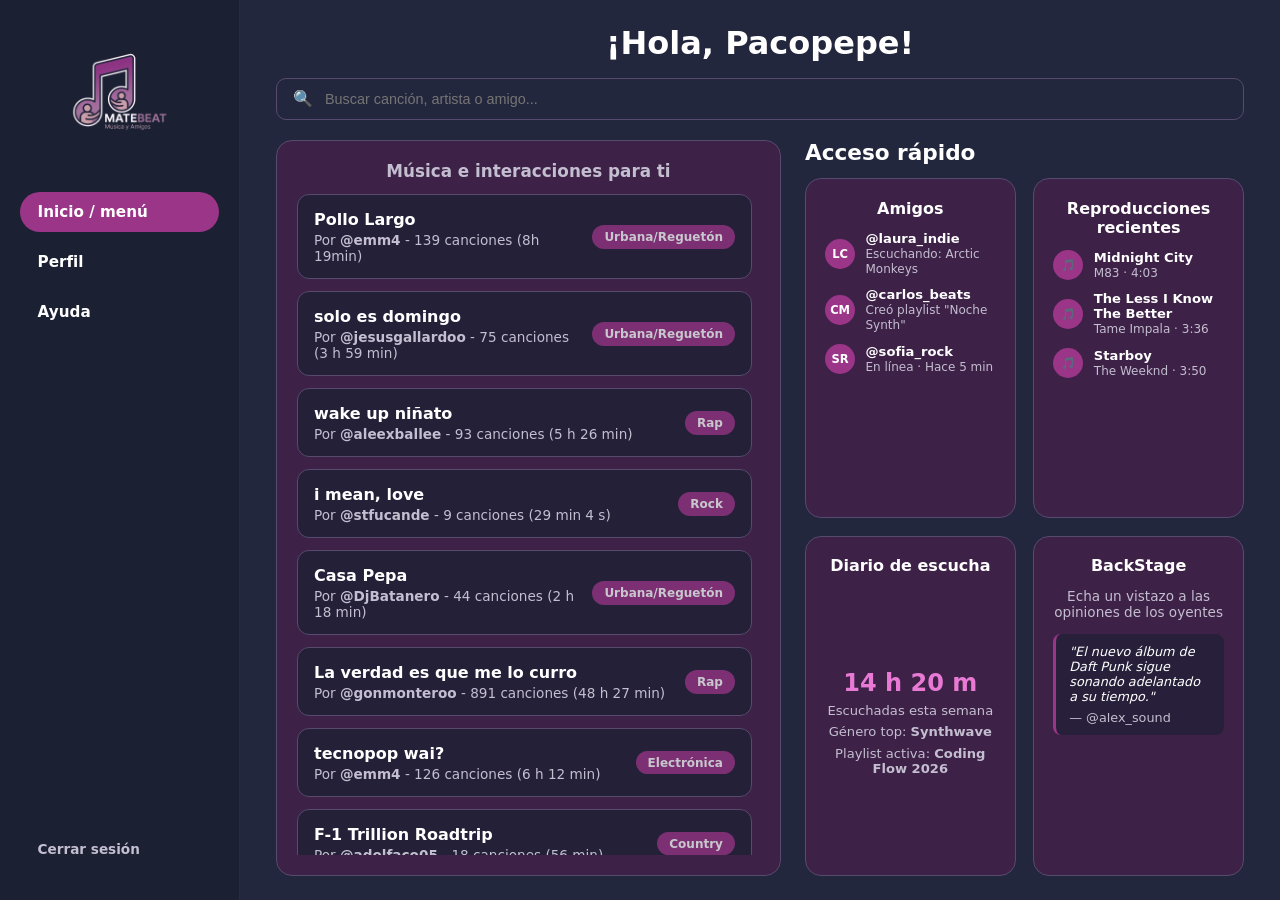
<file: index.html>
<!DOCTYPE html>
<html lang="es">
<head>
    <meta charset="UTF-8">
    <meta name="viewport" content="width=device-width, initial-scale=1.0">
    <title>MateBeat · Inicio</title>
    <link rel="stylesheet" href="css/styles.css">
    </head>
    <body class="layout-app">
    <!-- Barra lateral de navegación -->
    <aside class="sidebar">
        <div class="sidebar-logo">
        <img src="assets/logo_m8beat.png" alt="Logo MateBeat">
        </div>

        <nav class="sidebar-nav" aria-label="Menú principal">
        <a href="index.html" class="nav-link activo">Inicio / menú</a>
        <a href="html/perfil.html" class="nav-link">Perfil</a>
        <a href="html/ayuda.html" class="nav-link">Ayuda</a>
        </nav>

        <div class="sidebar-pie">
        <a href="html/bienvenida.html" class="nav-link nav-salir">Cerrar sesión</a>
        </div>
    </aside>

    <!-- Contenido principal -->
    <main class="contenido-principal">
        <header class="cabecera-inicio">
        <h1>¡Hola, Pacopepe!</h1>
        <div class="buscador-box">
            <span class="icono-buscar" aria-hidden="true">🔍</span>
            <input type="search" placeholder="Buscar canción, artista o amigo..." aria-label="Buscar canción, artista o amigo">
        </div>
        </header>

        <div class="grid-dashboard">
        <!-- Columna izquierda: Listado principal generado desde JS -->
        <section class="panel-feed" aria-labelledby="titulo-feed">
            <h2 id="titulo-feed" class="titulo-panel">Música e interacciones para ti</h2>
            <div id="listado-musica" class="lista-recomendaciones">
            <!-- ui.js inyectará aquí las tarjetas desde datos.js -->
            </div>
        </section>

        <!-- Columna derecha: Acceso rápido (2x2) -->
        <section class="panel-acceso-rapido" aria-labelledby="titulo-acceso">
            <h2 id="titulo-acceso" class="titulo-seccion-derecha">Acceso rápido</h2>

            <div class="grid-acceso">
            <!-- Tarjeta 1: Amigos -->
            <article class="caja-rapida">
                <h3>Amigos</h3>
                <ul class="lista-mini">
                <li class="item-mini">
                    <span class="avatar-mini">LC</span>
                    <div>
                    <strong>@laura_indie</strong>
                    <small>Escuchando: Arctic Monkeys</small>
                    </div>
                </li>
                <li class="item-mini">
                    <span class="avatar-mini">CM</span>
                    <div>
                    <strong>@carlos_beats</strong>
                    <small>Creó playlist "Noche Synth"</small>
                    </div>
                </li>
                <li class="item-mini">
                    <span class="avatar-mini">SR</span>
                    <div>
                    <strong>@sofia_rock</strong>
                    <small>En línea · Hace 5 min</small>
                    </div>
                </li>
                </ul>
            </article>

            <!-- Tarjeta 2: Reproducciones recientes -->
            <article class="caja-rapida">
                <h3>Reproducciones recientes</h3>
                <ul class="lista-mini">
                <li class="item-mini">
                    <span class="nota-mini">🎵</span>
                    <div>
                    <strong>Midnight City</strong>
                    <small>M83 · 4:03</small>
                    </div>
                </li>
                <li class="item-mini">
                    <span class="nota-mini">🎵</span>
                    <div>
                    <strong>The Less I Know The Better</strong>
                    <small>Tame Impala · 3:36</small>
                    </div>
                </li>
                <li class="item-mini">
                    <span class="nota-mini">🎵</span>
                    <div>
                    <strong>Starboy</strong>
                    <small>The Weeknd · 3:50</small>
                    </div>
                </li>
                </ul>
            </article>

            <!-- Tarjeta 3: Diario de escucha -->
            <article class="caja-rapida">
                <h3>Diario de escucha</h3>
                <div class="estadistica-diario">
                <p class="dato-grande">14 h 20 m</p>
                <p class="dato-sub">Escuchadas esta semana</p>
                <p class="dato-extra">Género top: <strong>Synthwave</strong></p>
                <p class="dato-extra">Playlist activa: <strong>Coding Flow 2026</strong></p>
                </div>
            </article>

            <!-- Tarjeta 4: BackStage -->
            <article class="caja-rapida">
                <h3>BackStage</h3>
                <p class="texto-backstage">Echa un vistazo a las opiniones de los oyentes</p>
                <blockquote class="cita-backstage">
                "El nuevo álbum de Daft Punk sigue sonando adelantado a su tiempo."
                <footer>— @alex_sound</footer>
                </blockquote>
            </article>
            </div>
        </section>
        </div>
    </main>

    <!-- Modal nativo para la vista de detalle al pulsar un elemento del listado -->
    <dialog id="modal-detalle" class="modal-detalle">
        <div id="contenido-detalle"></div>
    </dialog>

    <script type="module" src="js/main.js"></script>
</body>
</html>
</file>
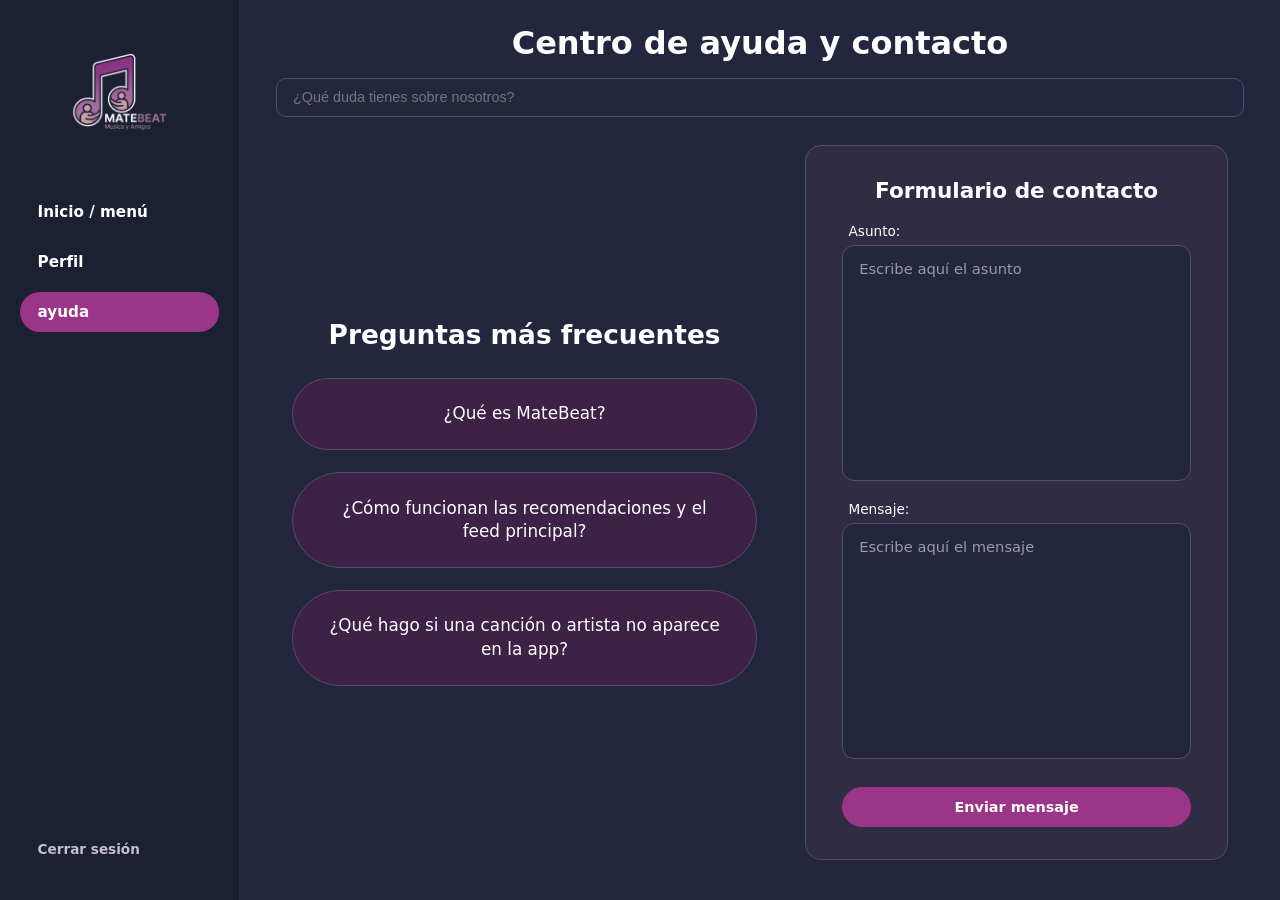
<file: html/ayuda.html>
<!DOCTYPE html>
<html lang="es">
<head>
  <meta charset="UTF-8">
  <meta name="viewport" content="width=device-width, initial-scale=1.0">
  <title>MateBeat · Ayuda</title>
  <link rel="stylesheet" href="../css/styles.css">
</head>
<body class="layout-app">
  <!-- Barra lateral de navegación -->
  <aside class="sidebar">
    <div class="sidebar-logo">
      <img src="../assets/logo_m8beat.png" alt="Logo MateBeat">
    </div>

    <nav class="sidebar-nav" aria-label="Menú principal">
      <a href="../index.html" class="nav-link">Inicio / menú</a>
      <a href="perfil.html" class="nav-link">Perfil</a>
      <a href="ayuda.html" class="nav-link activo">ayuda</a>
    </nav>

    <div class="sidebar-pie">
      <a href="bienvenida.html" class="nav-link nav-salir">Cerrar sesión</a>
    </div>
  </aside>

  <!-- Contenido principal de Ayuda -->
  <main class="contenido-principal">
    <header class="cabecera-inicio">
      <h1>Centro de ayuda y contacto</h1>
      <div class="buscador-box">
        <input type="search" placeholder="¿Qué duda tienes sobre nosotros?" aria-label="¿Qué duda tienes sobre nosotros?">
      </div>
    </header>

    <div class="grid-ayuda">
      <!-- Columna izquierda: Preguntas más frecuentes -->
      <section class="panel-faq" aria-labelledby="titulo-faq">
        <h2 id="titulo-faq">Preguntas más frecuentes</h2>

        <div class="lista-faq">
          <div class="item-faq">¿Qué es MateBeat?</div>
          <div class="item-faq">¿Cómo funcionan las recomendaciones y el feed principal?</div>
          <div class="item-faq">¿Qué hago si una canción o artista no aparece en la app?</div>
        </div>
      </section>

      <!-- Columna derecha: Formulario de contacto -->
      <section class="tarjeta-contacto" aria-labelledby="titulo-contacto">
        <h2 id="titulo-contacto">Formulario de contacto</h2>

        <form class="formulario-contacto">
          <div class="campo-grupo">
            <label for="asunto-contacto">Asunto:</label>
            <textarea id="asunto-contacto" name="asunto" rows="4" placeholder="Escribe aquí el asunto"></textarea>
          </div>

          <div class="campo-grupo">
            <label for="mensaje-contacto">Mensaje:</label>
            <textarea id="mensaje-contacto" name="mensaje" rows="4" placeholder="Escribe aquí el mensaje"></textarea>
          </div>

          <button type="button" class="btn btn-primario btn-ancho">Enviar mensaje</button>
        </form>
      </section>
    </div>
  </main>
</body>
</html>
</file>
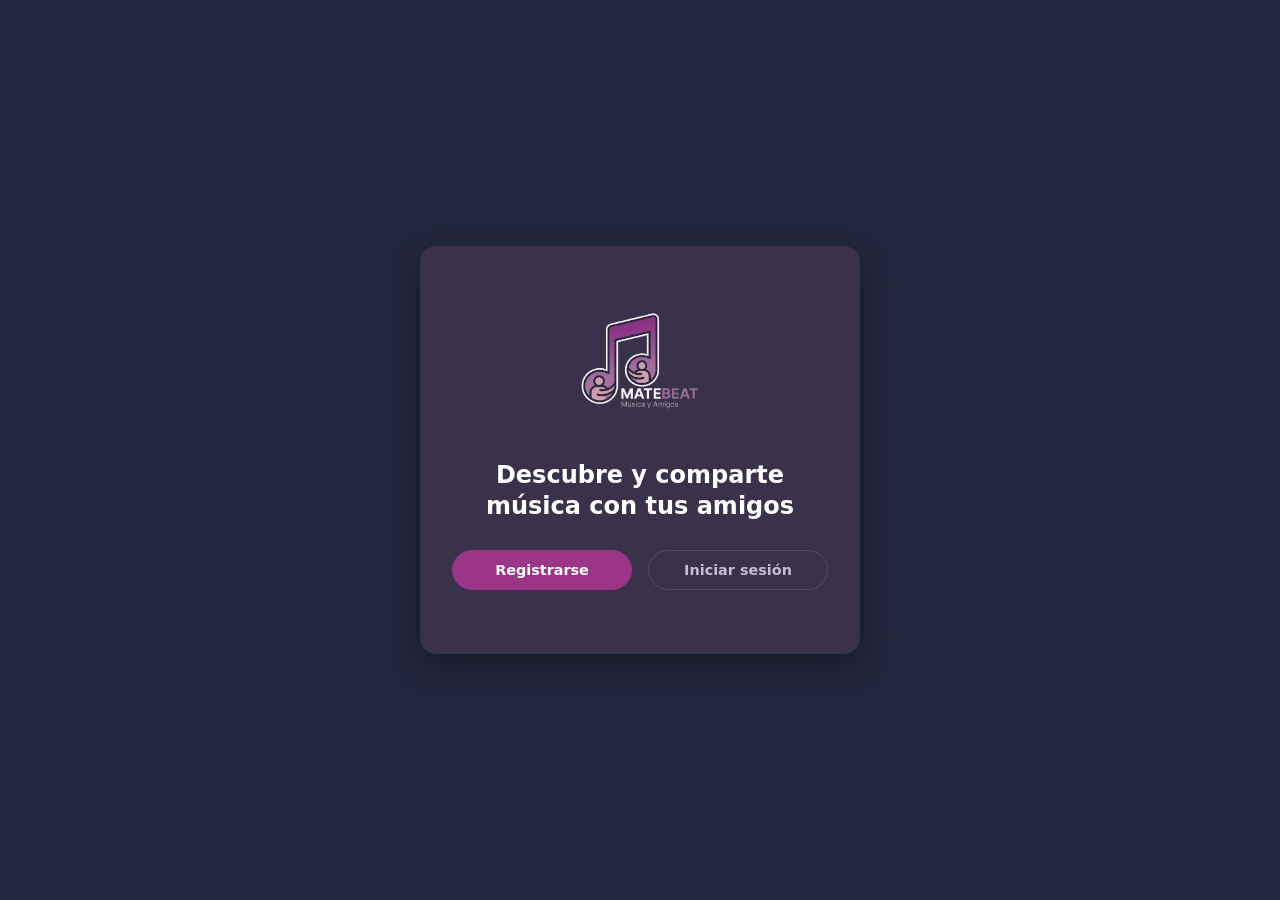
<file: html/bienvenida.html>
<!DOCTYPE html>
<html lang="es">
<head>
    <meta charset="UTF-8">
    <meta name="viewport" content="width=device-width, initial-scale=1.0">
    <title>MateBeat · Bienvenida</title>
    <link rel="stylesheet" href="../css/styles.css">
</head>
<body class="pantalla-centrada">
    <main class="tarjeta-auth">
    <img src="../assets/logo_m8beat.png" alt="Logo MateBeat - Música y Amigos" class="logo-auth">
    
    <h1>Descubre y comparte música con tus amigos</h1>

    <div class="acciones-auth">
        <a href="registro.html" class="btn btn-primario">Registrarse</a>
        <a href="inicioDeSesion.html" class="btn btn-secundario">Iniciar sesión</a>
    </div>
    </main>
</body>
</html>
</file>
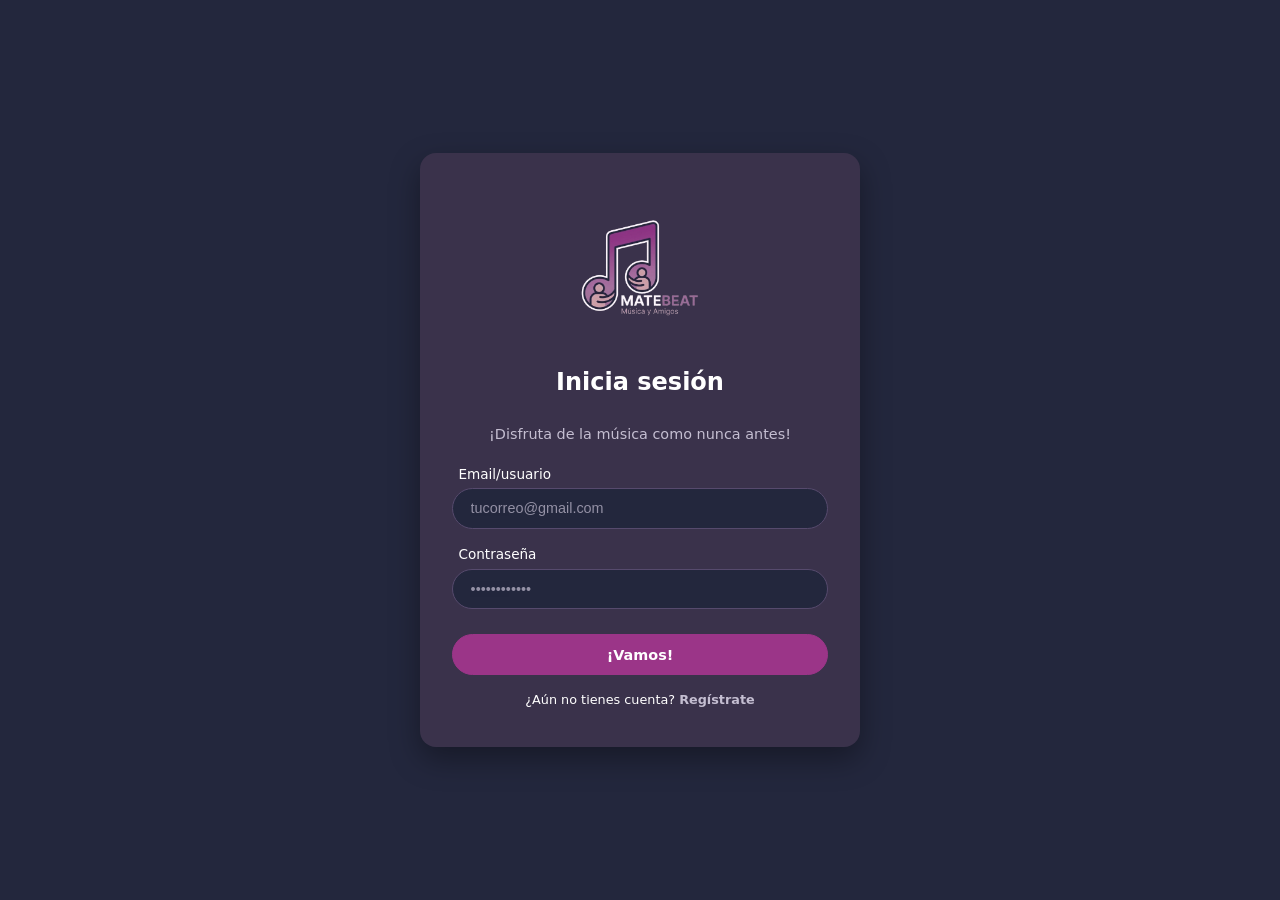
<file: html/inicioDeSesion.html>
<!DOCTYPE html>
<html lang="es">
<head>
    <meta charset="UTF-8">
    <meta name="viewport" content="width=device-width, initial-scale=1.0">
    <title>MateBeat · Inicia sesión</title>
    <link rel="stylesheet" href="../css/styles.css">
    </head>
    <body class="pantalla-centrada">
    <main class="tarjeta-auth">
        <img src="../assets/logo_m8beat.png" alt="Logo MateBeat - Música y Amigos" class="logo-auth">
        
        <h1 class="titulo-auth">Inicia sesión</h1>
        <p class="subtitulo-auth">¡Disfruta de la música como nunca antes!</p>

        <form action="../index.html" class="formulario-auth">
        <div class="campo-grupo">
            <label for="email-login">Email/usuario</label>
            <input type="text" id="email-login" name="email" placeholder="tucorreo@gmail.com">
        </div>

        <div class="campo-grupo">
            <label for="password-login">Contraseña</label>
            <input type="password" id="password-login" name="password" placeholder="••••••••••••">
        </div>

        <button type="submit" class="btn btn-primario btn-ancho">¡Vamos!</button>
        </form>

        <p class="pie-auth">
        ¿Aún no tienes cuenta? <a href="registro.html">Regístrate</a>
        </p>
    </main>
</body>
</html>
</file>
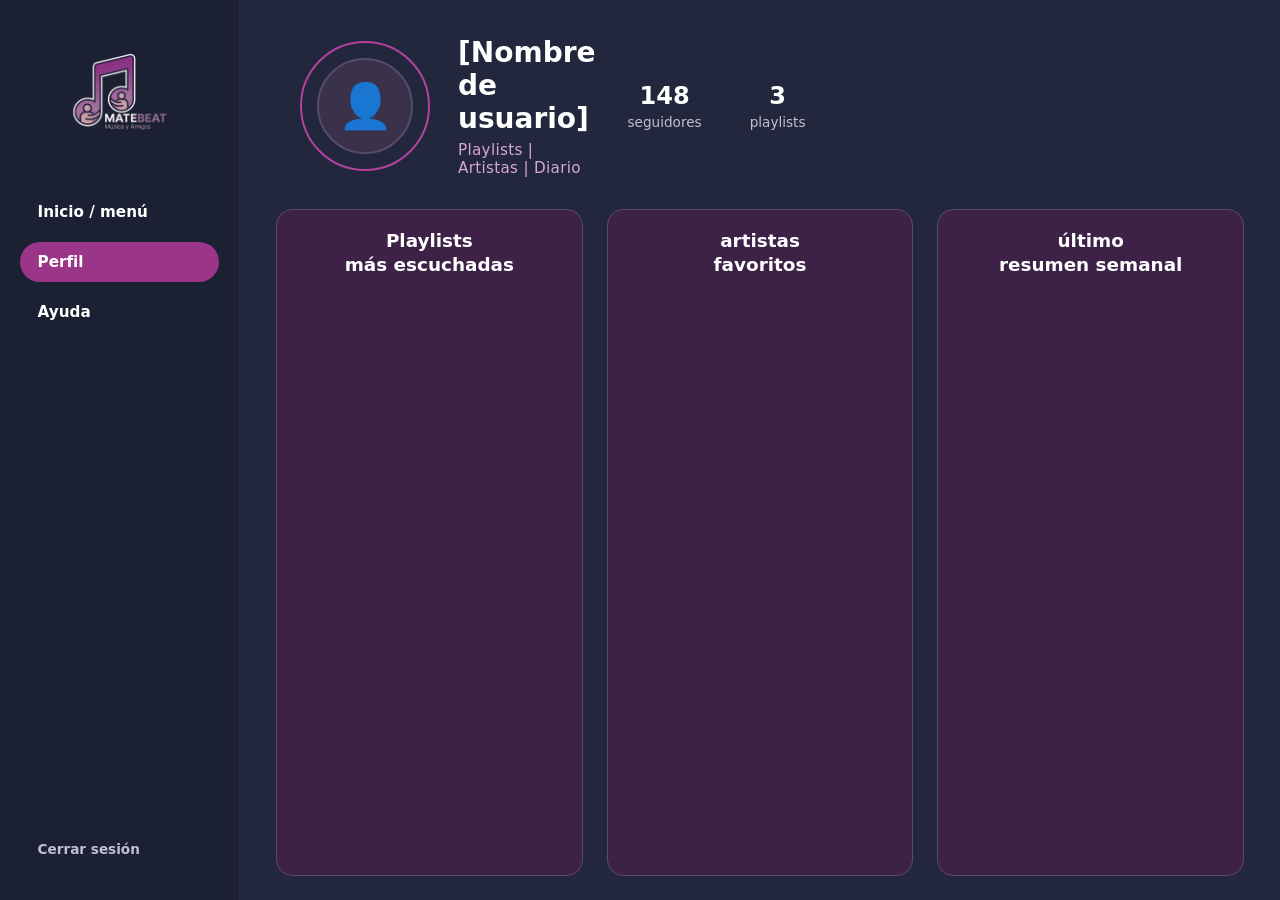
<file: html/perfil.html>
<!DOCTYPE html>
<html lang="es">
<head>
  <meta charset="UTF-8">
  <meta name="viewport" content="width=device-width, initial-scale=1.0">
  <title>MateBeat · Perfil</title>
  <link rel="stylesheet" href="../css/styles.css">
</head>
<body class="layout-app">
  <!-- Barra lateral de navegación -->
  <aside class="sidebar">
    <div class="sidebar-logo">
      <img src="../assets/logo_m8beat.png" alt="Logo MateBeat">
    </div>

    <nav class="sidebar-nav" aria-label="Menú principal">
      <a href="../index.html" class="nav-link">Inicio / menú</a>
      <a href="perfil.html" class="nav-link activo">Perfil</a>
      <a href="ayuda.html" class="nav-link">Ayuda</a>
    </nav>

    <div class="sidebar-pie">
      <a href="bienvenida.html" class="nav-link nav-salir">Cerrar sesión</a>
    </div>
  </aside>

  <!-- Contenido principal del Perfil -->
  <main class="contenido-principal">
    <!-- Cabecera del perfil -->
    <header class="cabecera-perfil">
      <div class="perfil-identidad">
        <div class="avatar-perfil-aro">
          <div class="avatar-perfil-interior" aria-hidden="true">👤</div>
        </div>

        <div class="perfil-info">
          <h1>[Nombre de usuario]</h1>
          <p class="perfil-tabs">
            <span>Playlists</span> | <span>Artistas</span> | <span>Diario</span>
          </p>
        </div>
      </div>

      <div class="perfil-contadores">
        <div class="contador-bloque">
          <strong>148</strong>
          <span>seguidores</span>
        </div>
        <div class="contador-bloque">
          <strong>3</strong>
          <span>playlists</span>
        </div>
      </div>
    </header>

    <!-- Grid inferior de 3 columnas -->
    <section class="grid-perfil-columnas" aria-label="Resumen del usuario">
      <article class="caja-rapida">
        <h2>Playlists<br>más escuchadas</h2>
      </article>

      <article class="caja-rapida">
        <h2>artistas<br>favoritos</h2>
      </article>

      <article class="caja-rapida">
        <h2>último<br>resumen semanal</h2>
      </article>
    </section>
  </main>
</body>
</html>
</file>
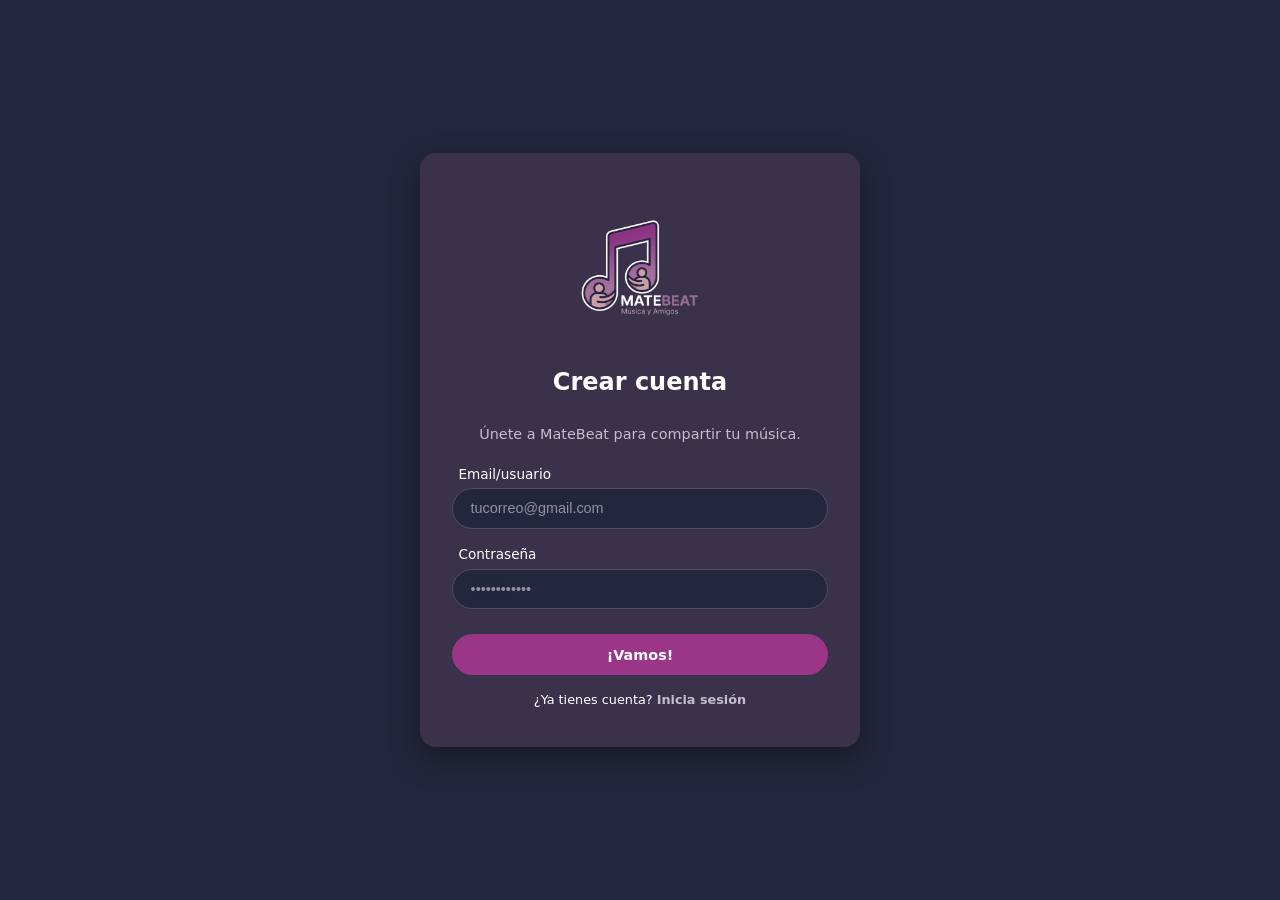
<file: html/registro.html>
<!DOCTYPE html>
<html lang="es">
<head>
    <meta charset="UTF-8">
    <meta name="viewport" content="width=device-width, initial-scale=1.0">
    <title>MateBeat · Crear cuenta</title>
    <link rel="stylesheet" href="../css/styles.css">
    </head>
    <body class="pantalla-centrada">
    <main class="tarjeta-auth">
        <img src="../assets/logo_m8beat.png" alt="Logo MateBeat - Música y Amigos" class="logo-auth">
        
        <h1 class="titulo-auth">Crear cuenta</h1>
        <p class="subtitulo-auth">Únete a MateBeat para compartir tu música.</p>

        <form action="../index.html" class="formulario-auth">
        <div class="campo-grupo">
            <label for="email-registro">Email/usuario</label>
            <input type="text" id="email-registro" name="email" placeholder="tucorreo@gmail.com">
        </div>

        <div class="campo-grupo">
            <label for="password-registro">Contraseña</label>
            <input type="password" id="password-registro" name="password" placeholder="••••••••••••">
        </div>

        <button type="submit" class="btn btn-primario btn-ancho">¡Vamos!</button>
        </form>

        <p class="pie-auth">
        ¿Ya tienes cuenta? <a href="inicioDeSesion.html">Inicia sesión</a>
        </p>
    </main>
</body>
</html>
</file>
<file: css/styles.css>
/* =========================================
   1. TOKENS DE DISEÑO (Paleta Figma MateBeat)
   ========================================= */
:root {
  --bg-principal: #23273d;
  --bg-tarjeta: #3a324b;
  --bg-sidebar: #1c2033;
  --color-primario: #9b3588;
  --color-primario-hover: #b3429e;
  --borde-suave: #564a6d;
  --texto-principal: #ffffff;
  --texto-secundario: #c4bed1;
  --radio-tarjeta: 16px;
  --radio-pildora: 999px;
}

/* =========================================
   2. RESET Y ESTILOS BASE
   ========================================= */
* {
  box-sizing: border-box;
  margin: 0;
  padding: 0;
}

body {
  font-family: system-ui, -apple-system, BlinkMacSystemFont, 'Segoe UI', Roboto, sans-serif;
  background-color: var(--bg-principal);
  color: var(--texto-principal);
  min-height: 100vh;
}

/* =========================================
   3. PANTALLAS CENTRADAS (Bienvenida / Auth)
   ========================================= */
.pantalla-centrada {
  display: flex;
  justify-content: center;
  align-items: center;
  padding: 1.5rem;
}

.tarjeta-auth {
  background-color: var(--bg-tarjeta);
  border-radius: var(--radio-tarjeta);
  padding: 2.5rem 2rem;
  width: 100%;
  max-width: 440px;
  text-align: center;
  box-shadow: 0 12px 30px rgba(0, 0, 0, 0.35);
}

.logo-auth {
  width: 150px;
  height: auto;
  margin-bottom: 1.25rem;
}

.tarjeta-auth h1 {
  font-size: 1.5rem;
  font-weight: 700;
  line-height: 1.3;
  margin-bottom: 1.75rem;
}

.acciones-auth {
  display: flex;
  gap: 1rem;
  justify-content: center;
  margin-bottom: 1.5rem;
}

.btn {
  flex: 1;
  padding: 0.7rem 1.2rem;
  border-radius: var(--radio-pildora);
  text-decoration: none;
  font-size: 0.9rem;
  font-weight: 600;
  text-align: center;
  transition: background-color 0.2s ease, border-color 0.2s ease;
}

.btn-primario {
  background-color: var(--color-primario);
  color: var(--texto-principal);
  border: 1px solid var(--color-primario);
}

.btn-primario:hover {
  background-color: var(--color-primario-hover);
}

.btn-secundario {
  background-color: transparent;
  color: var(--texto-secundario);
  border: 1px solid var(--borde-suave);
}

.btn-secundario:hover {
  border-color: var(--texto-principal);
  color: var(--texto-principal);
}

.enlace-volver a {
  font-size: 0.85rem;
  color: var(--texto-secundario);
  text-decoration: underline;
}

.enlace-volver a:hover {
  color: var(--texto-principal);
}

/* =========================================
   4. FORMULARIOS DE REGISTRO / INICIO SESIÓN
   ========================================= */
.titulo-auth {
  margin-bottom: 0.35rem;
}

.subtitulo-auth {
  font-size: 0.9rem;
  color: var(--texto-secundario);
  margin-bottom: 1.5rem;
}

.formulario-auth {
  display: flex;
  flex-direction: column;
  gap: 1.1rem;
  text-align: left;
}

.campo-grupo {
  display: flex;
  flex-direction: column;
  gap: 0.4rem;
}

.campo-grupo label {
  font-size: 0.85rem;
  color: var(--texto-principal);
  padding-left: 0.4rem;
}

.campo-grupo input {
  background-color: var(--bg-principal);
  border: 1px solid var(--borde-suave);
  border-radius: var(--radio-pildora);
  padding: 0.7rem 1.1rem;
  color: var(--texto-principal);
  font-size: 0.9rem;
  outline: none;
  transition: border-color 0.2s ease;
}

.campo-grupo input::placeholder {
  color: var(--texto-secundario);
  opacity: 0.7;
}

.campo-grupo input:focus {
  border-color: var(--color-primario-hover);
}

.btn-ancho {
  flex: none;
  width: 100%;
  margin-top: 0.5rem;
  cursor: pointer;
  font-family: inherit;
}

.pie-auth {
  margin-top: 1.1rem;
  font-size: 0.8rem;
  color: var(--texto-principal);
}

.pie-auth a {
  color: var(--texto-secundario);
  text-decoration: none;
  font-weight: 600;
}

.pie-auth a:hover {
  color: var(--texto-principal);
  text-decoration: underline;
}

/* =========================================
   5. LAYOUT PRINCIPAL (Sidebar + Dashboard)
   ========================================= */
.layout-app {
  display: grid;
  grid-template-columns: 240px 1fr;
  height: 100vh;
  overflow: hidden;
}

.sidebar {
  background-color: var(--bg-sidebar);
  padding: 2rem 1.25rem;
  display: flex;
  flex-direction: column;
  border-right: 1px solid rgba(255, 255, 255, 0.05);
  height: 100vh;
}

.sidebar-logo {
  text-align: center;
  margin-bottom: 2.25rem;
}

.sidebar-logo img {
  width: 120px;
  height: auto;
}

.sidebar-nav {
  display: flex;
  flex-direction: column;
  gap: 0.6rem;
  flex: 1;
}

.nav-link {
  display: block;
  padding: 0.7rem 1.1rem;
  border-radius: var(--radio-pildora);
  color: var(--texto-principal);
  text-decoration: none;
  font-weight: 600;
  font-size: 0.95rem;
  transition: background-color 0.2s ease;
}

.nav-link:hover {
  background-color: rgba(155, 53, 136, 0.25);
}

.nav-link.activo {
  background-color: var(--color-primario);
}

.nav-salir {
  color: var(--texto-secundario);
  font-size: 0.85rem;
}

/* Contenido derecho */
.contenido-principal {
  padding: 1.5rem 2.25rem;
  display: flex;
  flex-direction: column;
  gap: 1.25rem;
  height: 100vh;
  overflow-y: auto;
}

.cabecera-inicio {
  display: flex;
  flex-direction: column;
  align-items: center;
  gap: 1rem;
}

.cabecera-inicio h1 {
  font-size: 2rem;
  font-weight: 700;
}

.buscador-box {
  width: 100%;
  display: flex;
  align-items: center;
  gap: 0.75rem;
  background-color: transparent;
  border: 1px solid var(--borde-suave);
  border-radius: 10px;
  padding: 0.65rem 1rem;
}

.buscador-box input {
  width: 100%;
  background: transparent;
  border: none;
  color: var(--texto-principal);
  font-size: 0.9rem;
  outline: none;
}

/* Grid central: Feed izquierda + Acceso rápido derecha */
.grid-dashboard {
  display: grid;
  grid-template-columns: 1.15fr 1fr;
  gap: 1.5rem;
  align-items: stretch;
  flex: 1;
  min-height: 0;
}

.panel-feed {
  background-color: #3d2147;
  border: 1px solid var(--borde-suave);
  border-radius: var(--radio-tarjeta);
  padding: 1.25rem;
  display: flex;
  flex-direction: column;
  gap: 0.85rem;
  min-height: 0;
}

.titulo-panel {
  font-size: 1.05rem;
  color: var(--texto-secundario);
  text-align: center;
}

.lista-recomendaciones {
  display: flex;
  flex-direction: column;
  gap: 0.75rem;
  flex: 1;
  overflow-y: auto;
  padding-right: 0.25rem;
}

/* Tarjetas generadas dinámicamente por JS */
.tarjeta-playlist {
  background-color: rgba(28, 32, 51, 0.75);
  border: 1px solid var(--borde-suave);
  border-radius: 12px;
  padding: 0.9rem 1rem;
  display: flex;
  justify-content: space-between;
  align-items: center;
  gap: 1rem;
  cursor: pointer;
  transition: transform 0.15s ease, border-color 0.15s ease;
}

.tarjeta-playlist:hover {
  transform: translateY(-2px);
  border-color: var(--color-primario-hover);
}

.tarjeta-playlist h3 {
  font-size: 1rem;
  margin-bottom: 0.2rem;
}

.tarjeta-playlist p {
  font-size: 0.85rem;
  color: var(--texto-secundario);
}

.badge-genero {
  background-color: var(--color-primario);
  opacity: 75%;
  color: var(--texto-principal);
  font-size: 0.75rem;
  font-weight: 600;
  padding: 0.3rem 0.75rem;
  border-radius: var(--radio-pildora);
  white-space: nowrap;
}

/* Acceso rápido (2x2) */
.panel-acceso-rapido {
  display: flex;
  flex-direction: column;
  gap: 0.85rem;
  min-height: 0;
}

.titulo-seccion-derecha {
  font-size: 1.35rem;
  font-weight: 700;
}

.grid-acceso {
  display: grid;
  grid-template-columns: repeat(2, 1fr);
  gap: 1.1rem;
  flex: 1;
}

.caja-rapida {
  background-color: #3d2147;
  border: 1px solid var(--borde-suave);
  border-radius: var(--radio-tarjeta);
  padding: 1.2rem;
  display: flex;
  flex-direction: column;
  gap: 0.85rem;
}

.caja-rapida h3 {
  font-size: 1rem;
  text-align: center;
}

.lista-mini {
  list-style: none;
  display: flex;
  flex-direction: column;
  gap: 0.7rem;
}

.item-mini {
  display: flex;
  align-items: center;
  gap: 0.65rem;
  font-size: 0.82rem;
}

.item-mini strong {
  display: block;
}

.item-mini small {
  color: var(--texto-secundario);
  font-size: 0.75rem;
}

.avatar-mini,
.nota-mini {
  width: 30px;
  height: 30px;
  border-radius: 50%;
  background-color: var(--color-primario);
  display: flex;
  align-items: center;
  justify-content: center;
  font-size: 0.72rem;
  font-weight: 700;
  flex-shrink: 0;
}

.estadistica-diario {
  text-align: center;
  display: flex;
  flex-direction: column;
  gap: 0.4rem;
  margin: auto 0;
}

.dato-grande {
  font-size: 1.5rem;
  font-weight: 700;
  color: #e879d4;
}

.dato-sub,
.dato-extra {
  font-size: 0.82rem;
  color: var(--texto-secundario);
}

.texto-backstage {
  font-size: 0.85rem;
  color: var(--texto-secundario);
  text-align: center;
}

.cita-backstage {
  background-color: rgba(28, 32, 51, 0.6);
  border-left: 3px solid var(--color-primario);
  padding: 0.65rem 0.8rem;
  border-radius: 8px;
  font-size: 0.8rem;
  font-style: italic;
}

.cita-backstage footer {
  margin-top: 0.35rem;
  font-style: normal;
  color: var(--texto-secundario);
}

/* =========================================
   6. MODAL DE DETALLE
   ========================================= */
.modal-detalle {
  margin: auto;
  background-color: var(--bg-tarjeta);
  color: var(--texto-principal);
  border: 1px solid var(--color-primario-hover);
  border-radius: var(--radio-tarjeta);
  padding: 2rem;
  width: 90%;
  max-width: 500px;
  box-shadow: 0 20px 45px rgba(0, 0, 0, 0.6);
}

.modal-detalle::backdrop {
  background: rgba(15, 17, 29, 0.75);
  backdrop-filter: blur(3px);
}

.detalle-cabecera {
  display: flex;
  justify-content: space-between;
  align-items: flex-start;
  gap: 1rem;
  margin-bottom: 1rem;
}

.btn-cerrar-modal {
  background: transparent;
  border: 1px solid var(--borde-suave);
  color: var(--texto-principal);
  border-radius: 50%;
  width: 32px;
  height: 32px;
  cursor: pointer;
  font-weight: 700;
}

.detalle-meta {
  display: flex;
  flex-wrap: wrap;
  gap: 0.75rem;
  margin: 1rem 0;
  font-size: 0.85rem;
  color: var(--texto-secundario);
}

.detalle-resena {
  background-color: var(--bg-principal);
  padding: 1rem;
  border-radius: 10px;
  line-height: 1.5;
  font-size: 0.92rem;
  margin-top: 0.75rem;
}

/* =========================================
   7. PANTALLA DE PERFIL
   ========================================= */
.cabecera-perfil {
  display: flex;
  justify-content: space-between;
  align-items: center;
  padding: 0.75rem 1.5rem;
  gap: 2rem;
}

.perfil-identidad {
  display: flex;
  align-items: center;
  gap: 1.75rem;
}

.avatar-perfil-aro {
  width: 130px;
  height: 130px;
  border-radius: 50%;
  border: 2px solid var(--color-primario-hover);
  display: flex;
  align-items: center;
  justify-content: center;
  flex-shrink: 0;
}

.avatar-perfil-interior {
  width: 96px;
  height: 96px;
  border-radius: 50%;
  background-color: var(--bg-tarjeta);
  border: 2px solid var(--borde-suave);
  display: flex;
  align-items: center;
  justify-content: center;
  font-size: 2.75rem;
}

.perfil-info h1 {
  font-size: 1.75rem;
  font-weight: 700;
  margin-bottom: 0.35rem;
}

.perfil-tabs {
  font-size: 0.95rem;
  color: #d8a7cf;
  letter-spacing: 0.02em;
}

.perfil-contadores {
  display: flex;
  gap: 3rem;
  padding-right: 40rem;
}

.contador-bloque {
  text-align: center;
  display: flex;
  flex-direction: column;
  gap: 0.25rem;
}

.contador-bloque strong {
  font-size: 1.5rem;
  font-weight: 700;
}

.contador-bloque span {
  font-size: 0.85rem;
  color: var(--texto-secundario);
}

.grid-perfil-columnas {
  display: grid;
  grid-template-columns: repeat(3, 1fr);
  gap: 1.5rem;
  flex: 1;
  min-height: 0;
}

.grid-perfil-columnas .caja-rapida h2 {
  font-size: 1.15rem;
  text-align: center;
  line-height: 1.3;
  margin-bottom: 0.5rem;
}

/* =========================================
   8. PANTALLA DE AYUDA Y CONTACTO
   ========================================= */
.grid-ayuda {
  display: grid;
  grid-template-columns: 1.1fr 1fr;
  gap: 3rem;
  align-items: stretch;
  flex: 1;
  min-height: 0;
  padding: 0.5rem 1rem 1rem;
}

.panel-faq {
  display: flex;
  flex-direction: column;
  justify-content: center;
  align-items: center;
  gap: 1.75rem;
  width: 100%;
}

.panel-faq h2 {
  font-size: 1.65rem;
  font-weight: 700;
  text-align: center;
}

.lista-faq {
  width: 100%;
  max-width: 600px;
  display: flex;
  flex-direction: column;
  gap: 1.4rem;
}

.item-faq {
  background-color: #3d2147;
  border: 1px solid var(--borde-suave);
  border-radius: var(--radio-pildora);
  padding: 1.45rem 2.25rem;
  text-align: center;
  font-size: 1.05rem;
  line-height: 1.4;
  color: var(--texto-principal);
}

.tarjeta-contacto {
  background-color: #2f2c44;
  border: 1px solid var(--borde-suave);
  border-radius: var(--radio-tarjeta);
  padding: 2rem 2.25rem;
  width: 100%;
  max-width: 560px;
  justify-self: center;
  display: flex;
  flex-direction: column;
  justify-content: space-between;
  gap: 1.25rem;
}

.tarjeta-contacto h2 {
  font-size: 1.35rem;
  font-weight: 700;
  text-align: center;
}

.formulario-contacto {
  display: flex;
  flex-direction: column;
  justify-content: space-between;
  flex: 1;
  gap: 1.25rem;
}

.formulario-contacto .campo-grupo {
  flex: 1;
}

.formulario-contacto textarea {
  flex: 1;
  background-color: var(--bg-principal);
  border: 1px solid var(--borde-suave);
  border-radius: 12px;
  padding: 0.85rem 1rem;
  color: var(--texto-principal);
  font-family: inherit;
  font-size: 0.92rem;
  resize: none;
  outline: none;
}

.formulario-contacto textarea::placeholder {
  color: var(--texto-secundario);
  opacity: 0.75;
}

.formulario-contacto textarea:focus {
  border-color: var(--color-primario-hover);
}

/* 1. Estándar moderno (Firefox y navegadores recientes) */
.lista-recomendaciones {
  scrollbar-width: thin;
  scrollbar-color: #9b308e transparent; /* pulgar morado / carril transparente */
  padding-right: 0.5rem; /* separa un poco las tarjetas de la barra */
}

/* 2. Personalización fina para Chrome, Edge y Brave (WebKit) */
.lista-recomendaciones::-webkit-scrollbar {
  width: 6px;
}

.lista-recomendaciones::-webkit-scrollbar-track {
  background: transparent;
}

.lista-recomendaciones::-webkit-scrollbar-thumb {
  background-color: rgba(181, 68, 166, 0.45);
  border-radius: 999px;
}

.lista-recomendaciones::-webkit-scrollbar-thumb:hover {
  background-color: rgba(181, 68, 166, 0.85);
}

.detalle-resena ul {
  margin-top: 0.75rem;
  padding-left: 1.25rem;
  display: flex;
  flex-direction: column;
  gap: 0.35rem;
  color: var(--texto-secundario);
}
</file>
